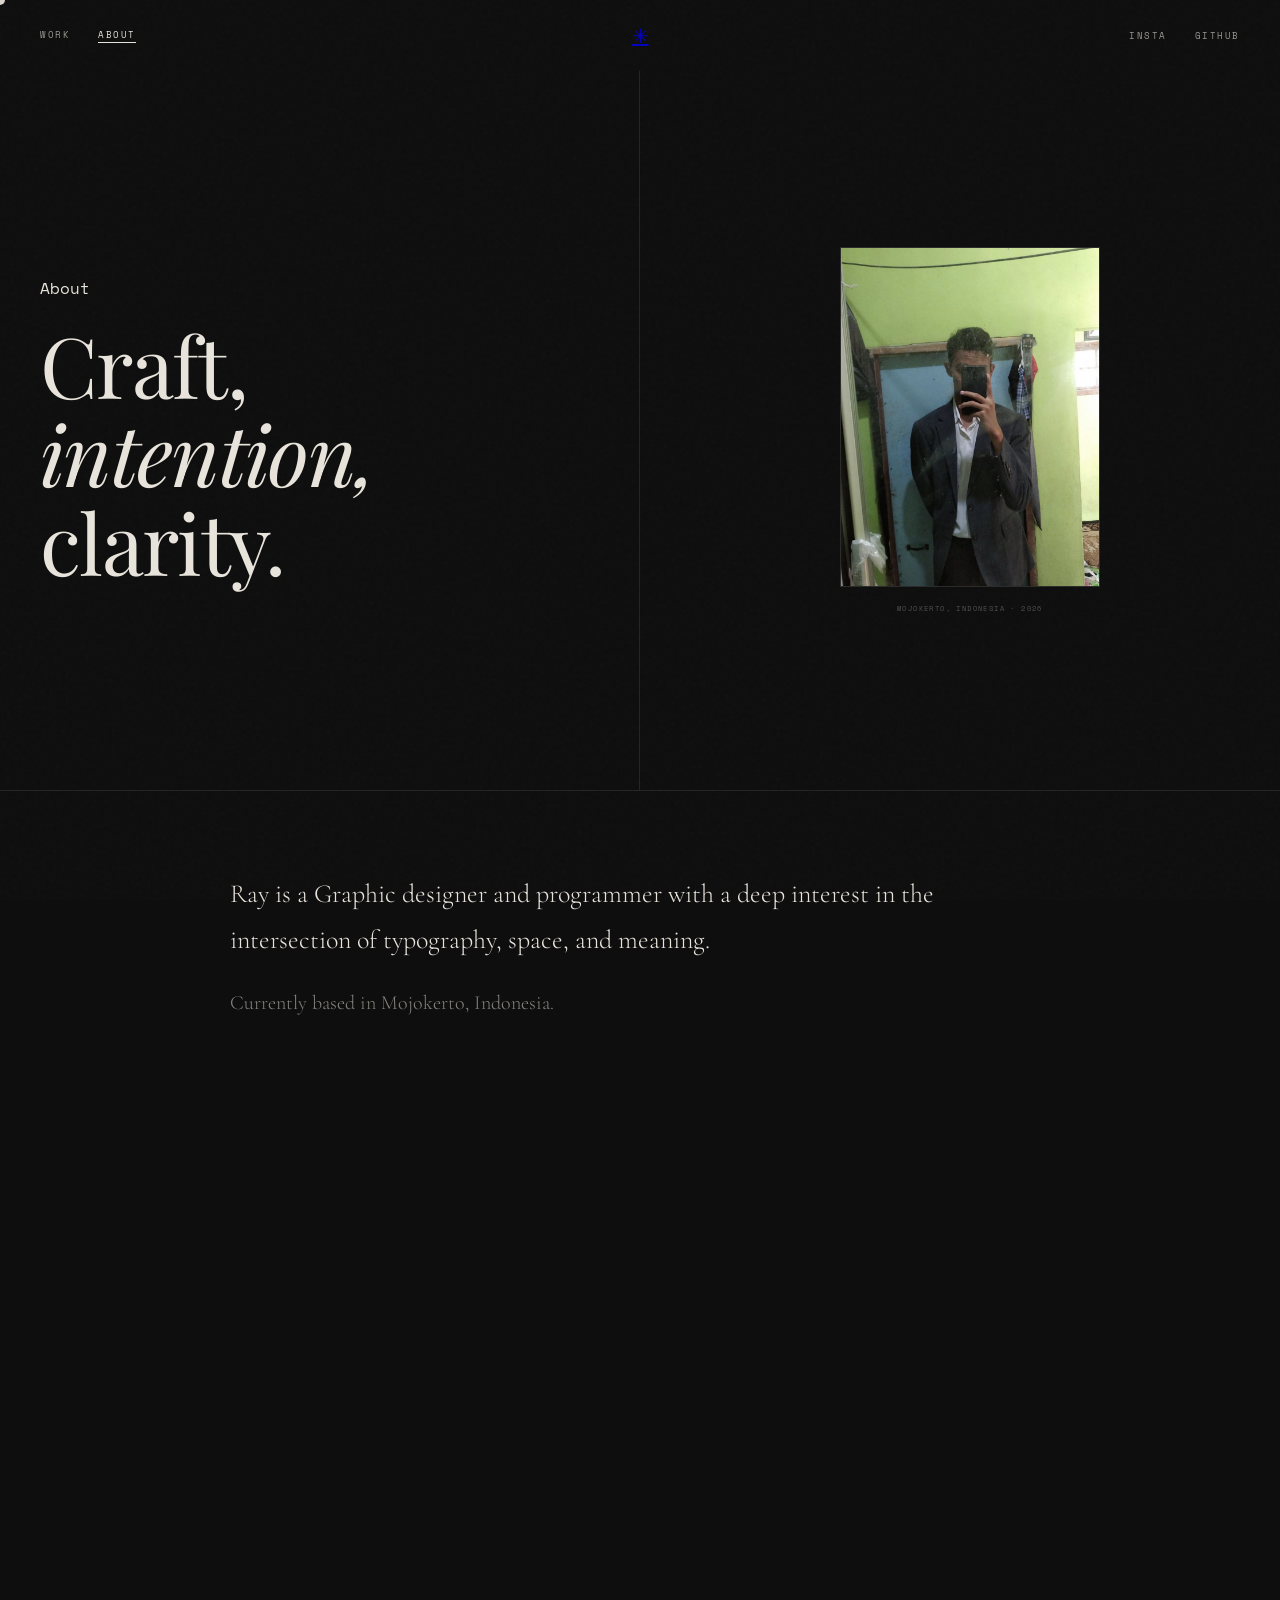
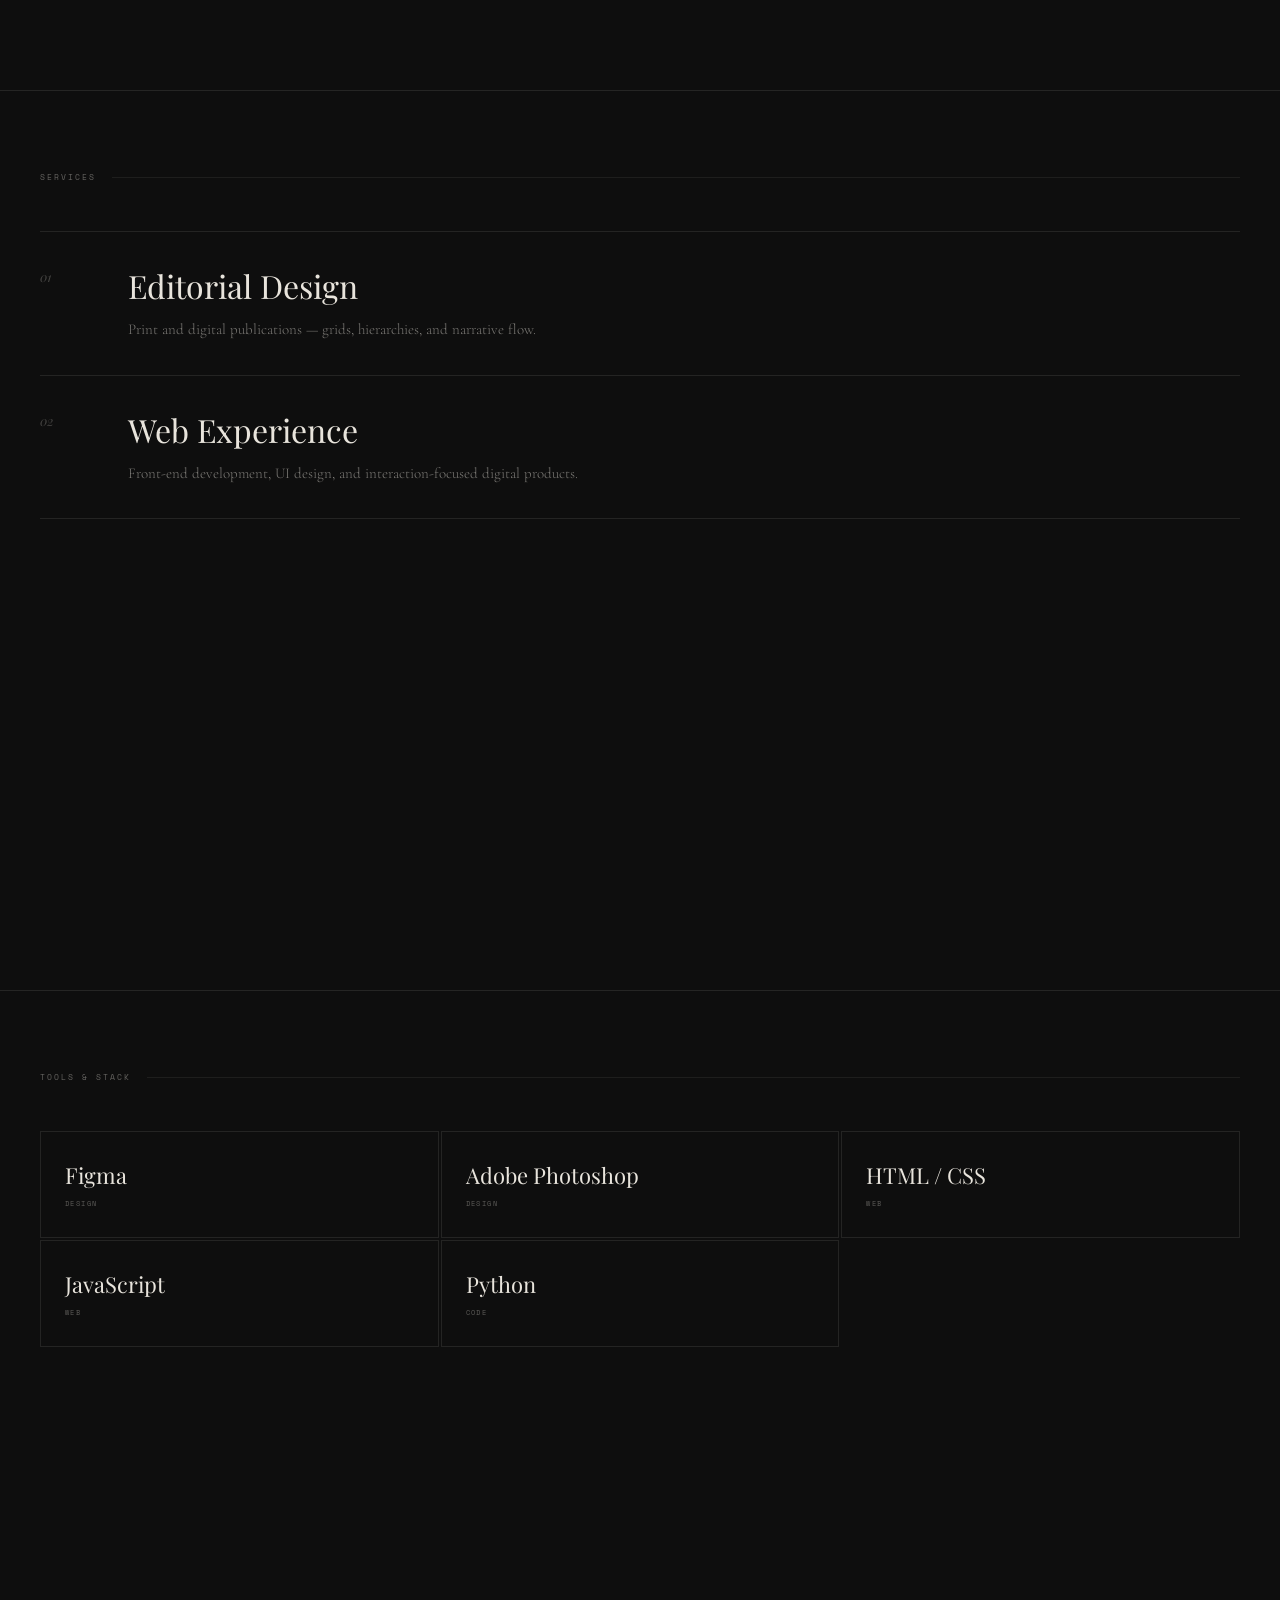
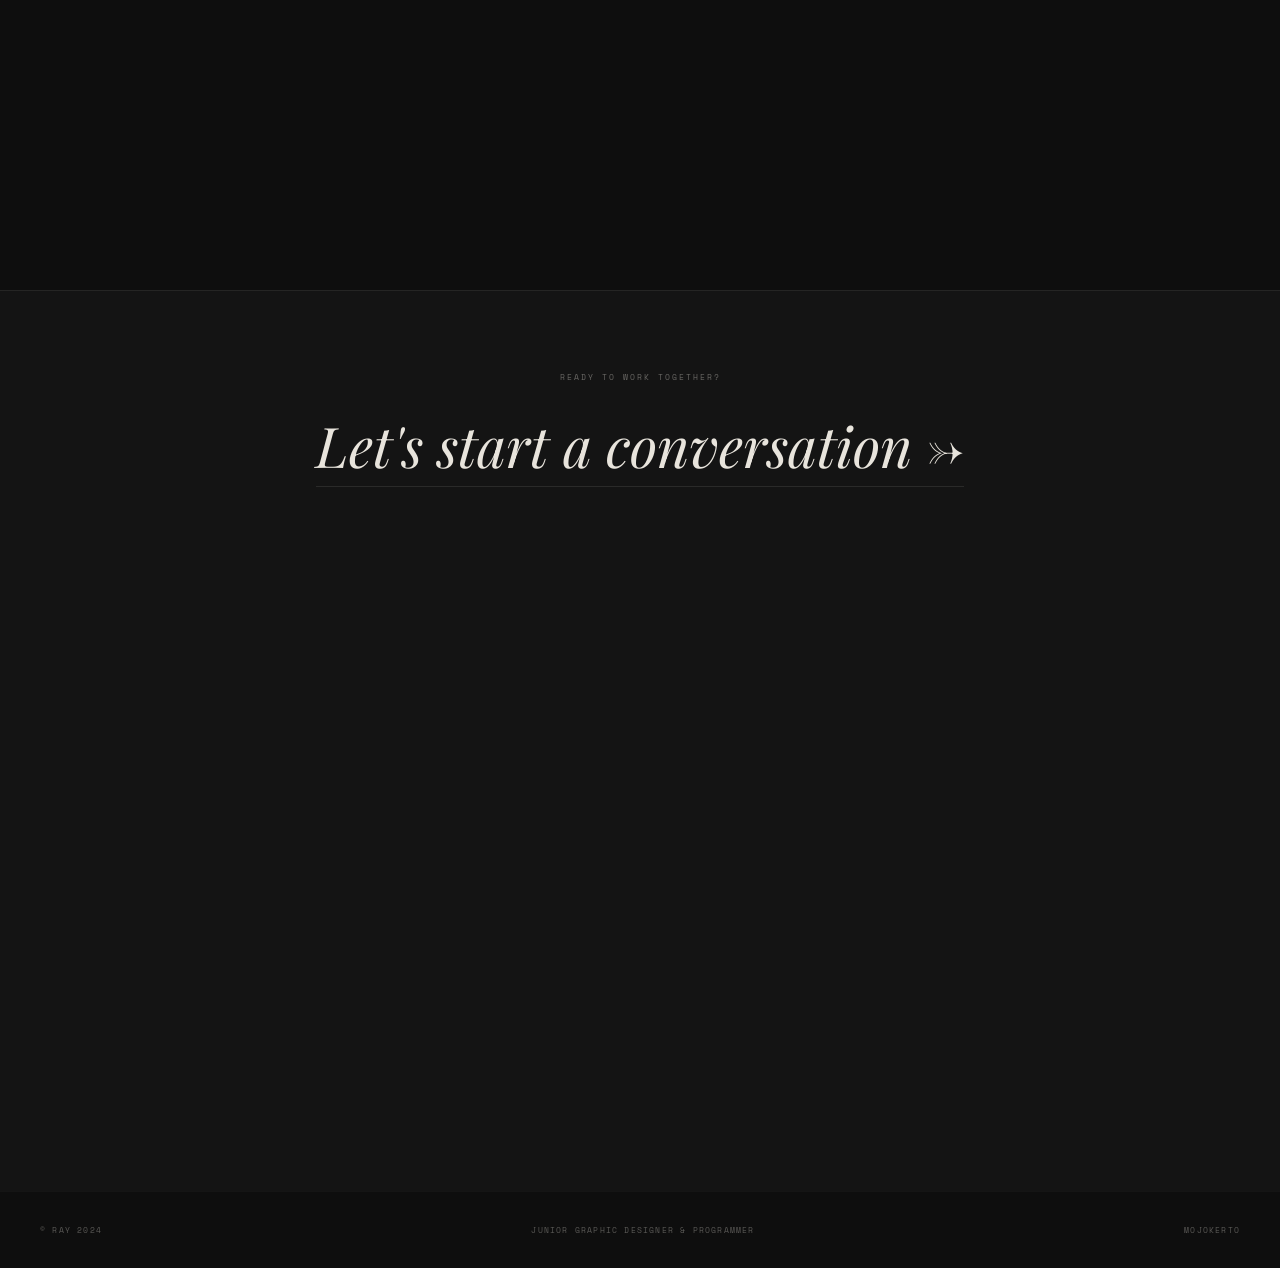
<file: about.html>
<!doctype html>
<html lang="en">
  <head>
    <meta charset="UTF-8" />
    <meta name="viewport" content="width=device-width, initial-scale=1.0" />
    <title>About — Ray · Visual Designer</title>
    <meta
      name="description"
      content="Ray is a junior graphic designer and programmer based in Mojokerto, Indonesia, fascinated by typography, space, and meaning."
    />
    <link
      href="https://fonts.googleapis.com/css2?family=Playfair+Display:ital,wght@0,400;0,700;0,900;1,400;1,700&family=Cormorant+Garamond:ital,wght@0,300;0,400;0,600;1,300;1,400&family=Space+Mono:wght@400;700&display=swap"
      rel="stylesheet"
    />
    <link rel="stylesheet" href="css/style.css" />
    <link rel="stylesheet" href="css/about.css" />
  </head>

  <body>
    <div class="cursor" id="cursor"></div>

    <!-- ══ NAV ══ -->
    <nav>
      <div class="nav-group">
        <a class="nav-link" href="work.html">Work</a>
        <a class="nav-link active" href="about.html">About</a>
      </div>
      <a class="nav-center" href="index.html">✳</a>
      <div class="nav-group">
        <a
          class="nav-link"
          href="https://www.instagram.com/meofcrayy/"
          target="_blank"
          rel="noopener"
          >Insta</a
        >
        <a
          class="nav-link"
          href="https://github.com/pace-beepbeep"
          target="_blank"
          rel="noopener"
          >GitHub</a
        >
      </div>
    </nav>

    <!-- ══ INTRO ══ -->
    <header class="ab-intro">
      <div class="ab-intro-left">
        <span class="page-eyebrow">About</span>
        <h1 class="ab-title">Craft,<br /><em>intention,</em><br />clarity.</h1>
      </div>
      <div class="ab-intro-right">
        <div class="ab-portrait">
          <div class="ab-portrait-inner">
            <img
              class="ab-portrait-photo"
              src="images/myphoto.jpeg"
              alt="Ray — Junior Graphic Designer & Programmer"
              onerror="
                this.style.display = 'none';
                this.parentElement.classList.add('ab-portrait-fallback');
              "
            />
          </div>
          <div class="ab-portrait-caption">Mojokerto, Indonesia · 2026</div>
        </div>
      </div>
    </header>

    <!-- ══ BIO ══ -->
    <section class="ab-bio">
      <div class="ab-bio-inner">
        <p class="ab-statement">
          Ray is a Graphic designer and programmer with a deep interest in the
          intersection of typography, space, and meaning.
        </p>
        <p class="ab-statement ab-statement--secondary">
          Currently based in Mojokerto, Indonesia.
        </p>
      </div>
    </section>

    <!-- ══ SERVICES ══ -->
    <section class="ab-services">
      <p class="section-label">Services</p>
      <ul class="ab-service-list">
        <li class="ab-service-item">
          <span class="ab-service-num">01</span>
          <div class="ab-service-body">
            <h2 class="ab-service-title">Editorial Design</h2>
            <p class="ab-service-desc">
              Print and digital publications — grids, hierarchies, and narrative
              flow.
            </p>
          </div>
        </li>
        <li class="ab-service-item">
          <span class="ab-service-num">02</span>
          <div class="ab-service-body">
            <h2 class="ab-service-title">Web Experience</h2>
            <p class="ab-service-desc">
              Front-end development, UI design, and interaction-focused digital
              products.
            </p>
          </div>
        </li>
      </ul>
    </section>

    <!-- ══ STACK ══ -->
    <section class="ab-stack">
      <p class="section-label">Tools &amp; Stack</p>
      <div class="ab-stack-grid">
        <div class="ab-stack-item">
          <span class="ab-stack-name">Figma</span>
          <span class="ab-stack-cat">Design</span>
        </div>
        <div class="ab-stack-item">
          <span class="ab-stack-name">Adobe Photoshop</span>
          <span class="ab-stack-cat">Design</span>
        </div>
        <div class="ab-stack-item">
          <span class="ab-stack-name">HTML / CSS</span>
          <span class="ab-stack-cat">Web</span>
        </div>
        <div class="ab-stack-item">
          <span class="ab-stack-name">JavaScript</span>
          <span class="ab-stack-cat">Web</span>
        </div>
        <div class="ab-stack-item">
          <span class="ab-stack-name">Python</span>
          <span class="ab-stack-cat">Code</span>
        </div>
      </div>
    </section>

    <!-- ══ CTA ══ -->
    <section class="ab-cta">
      <p class="ab-cta-label">Ready to work together?</p>
      <a class="ab-cta-link" href="contact.html"
        >Let's start a conversation →</a
      >
    </section>

    <!-- ══ FOOTER ══ -->
    <footer>
      <span>© Ray 2024</span>
      <span>Junior Graphic Designer &amp; Programmer</span>
      <span>Mojokerto</span>
    </footer>

    <script src="script/pages.js"></script>
  </body>
</html>
</file>
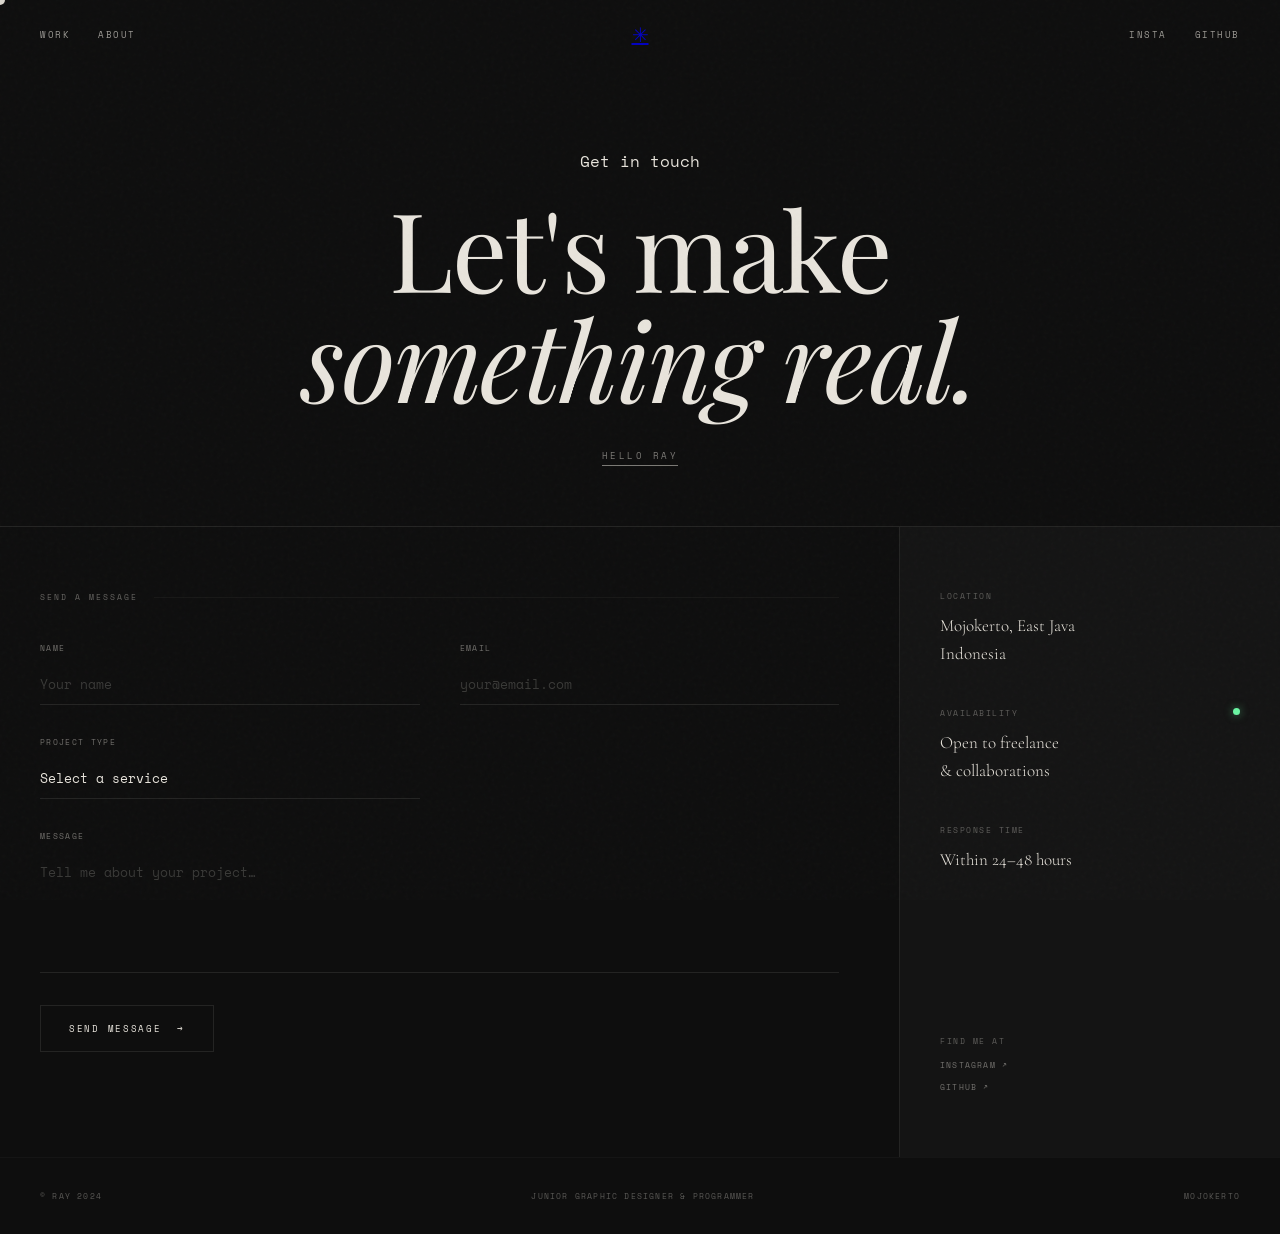
<file: contact.html>
<!doctype html>
<html lang="en">
  <head>
    <meta charset="UTF-8" />
    <meta name="viewport" content="width=device-width, initial-scale=1.0" />
    <title>Hello — Ray · Visual Designer</title>
    <meta
      name="description"
      content="Get in touch with Ray — junior graphic designer and programmer. Start a project or just say hello."
    />
    <link
      href="https://fonts.googleapis.com/css2?family=Playfair+Display:ital,wght@0,400;0,700;0,900;1,400;1,700&family=Cormorant+Garamond:ital,wght@0,300;0,400;0,600;1,300;1,400&family=Space+Mono:wght@400;700&display=swap"
      rel="stylesheet"
    />
    <link rel="stylesheet" href="css/style.css" />
    <link rel="stylesheet" href="css/contact.css" />
  </head>

  <body>
    <div class="cursor" id="cursor"></div>

    <!-- ══ NAV ══ -->
    <nav>
      <div class="nav-group">
        <a class="nav-link" href="work.html">Work</a>
        <a class="nav-link" href="about.html">About</a>
      </div>
      <a class="nav-center" href="index.html">✳</a>
      <div class="nav-group">
        <a
          class="nav-link"
          href="https://www.instagram.com/meofcrayy/"
          target="_blank"
          rel="noopener"
          >Insta</a
        >
        <a
          class="nav-link"
          href="https://github.com/pace-beepbeep"
          target="_blank"
          rel="noopener"
          >GitHub</a
        >
      </div>
    </nav>

    <!-- ══ CONTACT HERO ══ -->
    <header class="ct-hero">
      <span class="page-eyebrow">Get in touch</span>
      <h1 class="ct-title">Let's make<br /><em>something real.</em></h1>
      <a class="ct-email" href="mailto:rayhanspasialvin@gmail.com">hello ray</a>
    </header>

    <!-- ══ CONTACT BODY ══ -->
    <div class="ct-body">
      <!-- Form -->
      <div class="ct-form-wrap">
        <p class="ct-form-label">Send a message</p>
        <form class="ct-form" id="contactForm" novalidate>
          <div class="ct-field">
            <label for="ct-name">Name</label>
            <input
              id="ct-name"
              type="text"
              name="name"
              placeholder="Your name"
              autocomplete="name"
            />
          </div>
          <div class="ct-field">
            <label for="ct-email">Email</label>
            <input
              id="ct-email"
              type="email"
              name="email"
              placeholder="your@email.com"
              autocomplete="email"
            />
          </div>
          <div class="ct-field">
            <label for="ct-project">Project type</label>
            <select id="ct-project" name="project">
              <option value="" disabled selected>Select a service</option>
              <option value="brand">Brand Identity</option>
              <option value="editorial">Editorial Design</option>
              <option value="web">Web Experience</option>
              <option value="motion">Motion &amp; Film</option>
              <option value="other">Other</option>
            </select>
          </div>
          <div class="ct-field ct-field--full">
            <label for="ct-message">Message</label>
            <textarea
              id="ct-message"
              name="message"
              rows="5"
              placeholder="Tell me about your project…"
            ></textarea>
          </div>
          <button class="ct-submit" type="submit" id="ct-submit-btn">
            <span class="ct-submit-text">Send message</span>
            <span class="ct-submit-arrow">→</span>
          </button>
        </form>
        <div class="ct-success" id="ct-success" aria-live="polite">
          <span class="ct-success-icon">✓</span>
          <p>Message received — I'll be in touch soon.</p>
        </div>
      </div>

      <!-- Info -->
      <div class="ct-info">
        <div class="ct-info-block">
          <p class="ct-info-label">Location</p>
          <p class="ct-info-value">Mojokerto, East Java<br />Indonesia</p>
        </div>
        <div class="ct-info-block">
          <p class="ct-info-label">Availability</p>
          <p class="ct-info-value">
            Open to freelance<br />&amp; collaborations
          </p>
          <span class="ct-available-dot"></span>
        </div>
        <div class="ct-info-block">
          <p class="ct-info-label">Response time</p>
          <p class="ct-info-value">Within 24–48 hours</p>
        </div>
        <div class="ct-socials">
          <p class="ct-info-label">Find me at</p>
          <div class="ct-social-links">
            <a
              href="https://www.instagram.com/meofcrayy/"
              class="ct-social-link"
              target="_blank"
              rel="noopener"
              >Instagram ↗</a
            >
            <a
              href="https://github.com/pace-beepbeep"
              class="ct-social-link"
              target="_blank"
              rel="noopener"
              >GitHub ↗</a
            >
          </div>
        </div>
      </div>
    </div>

    <!-- ══ FOOTER ══ -->
    <footer>
      <span>© Ray 2024</span>
      <span>Junior Graphic Designer &amp; Programmer</span>
      <span>Mojokerto</span>
    </footer>

    <script src="script/pages.js"></script>
  </body>
</html>
</file>
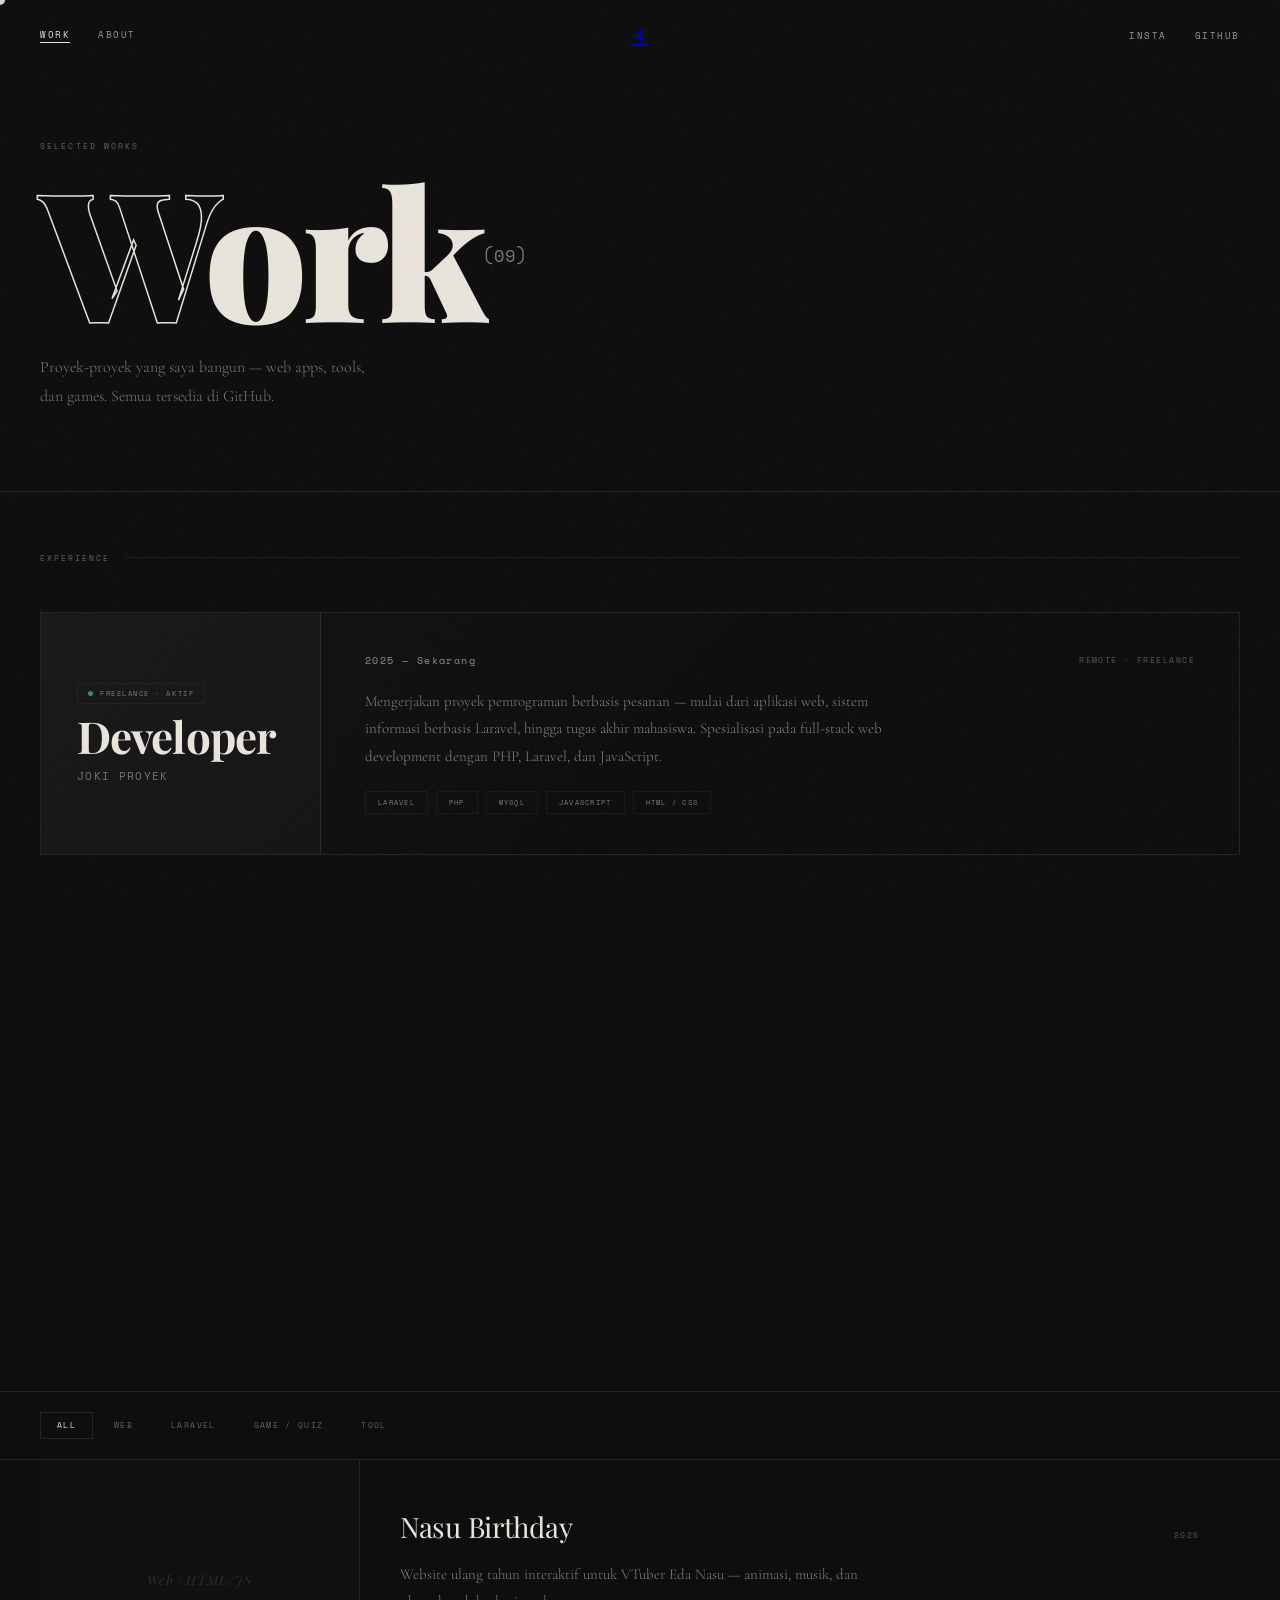
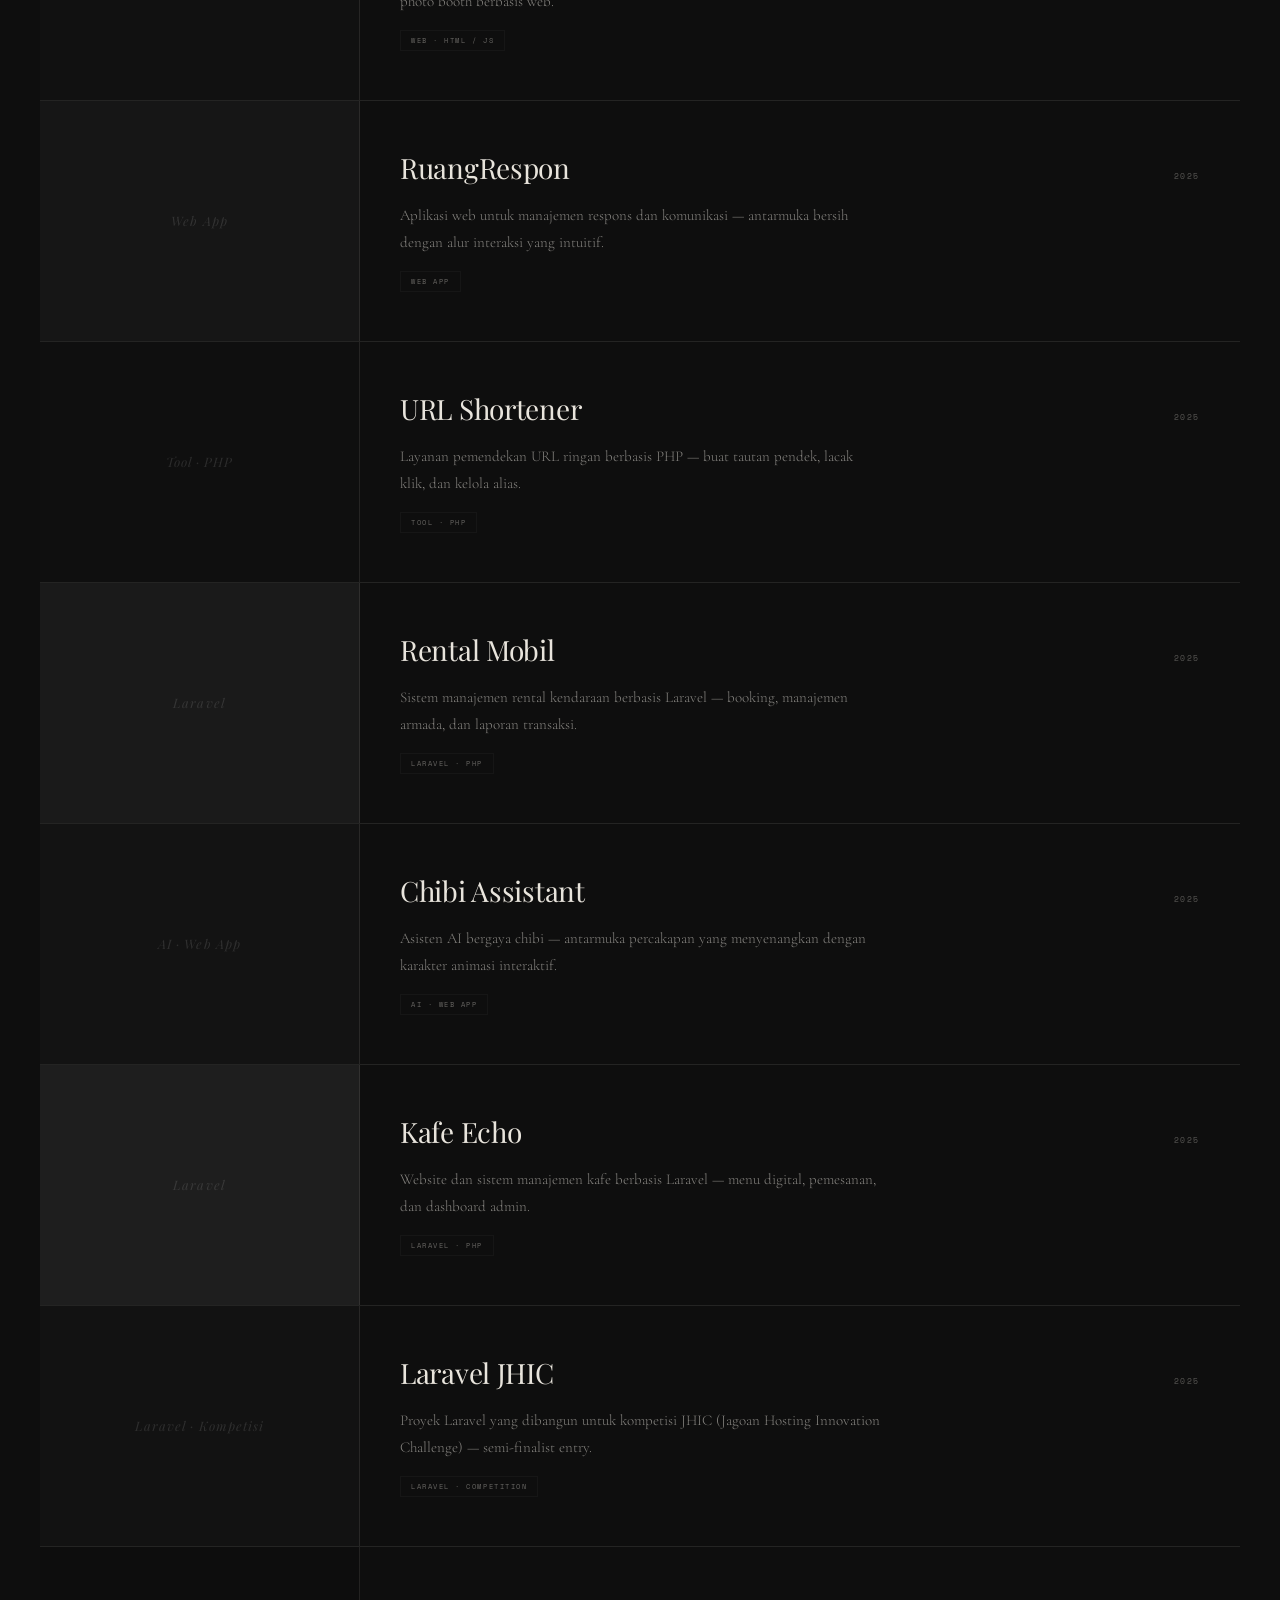
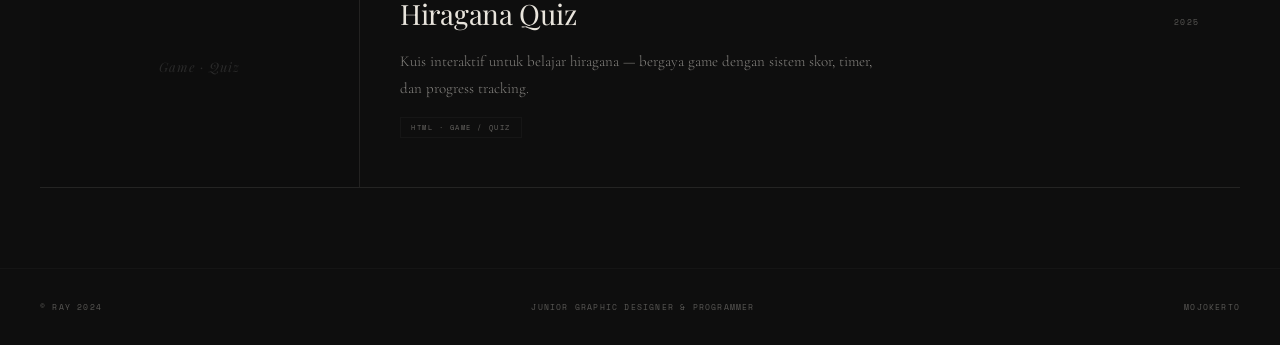
<file: work.html>
<!doctype html>
<html lang="en">
  <head>
    <meta charset="UTF-8" />
    <meta name="viewport" content="width=device-width, initial-scale=1.0" />
    <title>Work — Ray · Visual Designer</title>
    <meta
      name="description"
      content="Selected works by Ray — a junior graphic designer and programmer based in Mojokerto, Indonesia."
    />
    <link
      href="https://fonts.googleapis.com/css2?family=Playfair+Display:ital,wght@0,400;0,700;0,900;1,400;1,700&family=Cormorant+Garamond:ital,wght@0,300;0,400;0,600;1,300;1,400&family=Space+Mono:wght@400;700&display=swap"
      rel="stylesheet"
    />
    <link rel="stylesheet" href="css/style.css" />
    <link rel="stylesheet" href="css/work.css" />
  </head>

  <body>
    <div class="cursor" id="cursor"></div>

    <!-- ══ NAV ══ -->
    <nav>
      <div class="nav-group">
        <a class="nav-link active" href="work.html">Work</a>
        <a class="nav-link" href="about.html">About</a>
      </div>
      <a class="nav-center" href="index.html">✳</a>
      <div class="nav-group">
        <a
          class="nav-link"
          href="https://www.instagram.com/meofcrayy/"
          target="_blank"
          rel="noopener"
          >Insta</a
        >
        <a
          class="nav-link"
          href="https://github.com/pace-beepbeep"
          target="_blank"
          rel="noopener"
          >GitHub</a
        >
      </div>
    </nav>

    <!-- ══ PAGE HEADER ══ -->
    <header class="page-header">
      <span class="page-eyebrow">Selected Works</span>
      <h1 class="page-title">
        <span class="outline-letter">W</span>ork<sup>(09)</sup>
      </h1>
      <p class="page-subtitle">
        Proyek-proyek yang saya bangun — web apps, tools,<br />dan games. Semua
        tersedia di GitHub.
      </p>
    </header>

    <!-- ══ EXPERIENCE ══ -->
    <section class="experience-section">
      <p class="section-label">Experience</p>
      <div class="exp-card">
        <div class="exp-card-left">
          <span class="exp-badge">Freelance · Aktif</span>
          <h2 class="exp-role">Developer</h2>
          <p class="exp-company">Joki Proyek</p>
        </div>
        <div class="exp-card-right">
          <div class="exp-meta-row">
            <span class="exp-period">2025 — Sekarang</span>
            <span class="exp-type">Remote · Freelance</span>
          </div>
          <p class="exp-desc">
            Mengerjakan proyek pemrograman berbasis pesanan — mulai dari
            aplikasi web, sistem informasi berbasis Laravel, hingga tugas akhir
            mahasiswa. Spesialisasi pada full-stack web development dengan PHP,
            Laravel, dan JavaScript.
          </p>
          <div class="exp-skills">
            <span class="exp-skill-tag">Laravel</span>
            <span class="exp-skill-tag">PHP</span>
            <span class="exp-skill-tag">MySQL</span>
            <span class="exp-skill-tag">JavaScript</span>
            <span class="exp-skill-tag">HTML / CSS</span>
          </div>
        </div>
      </div>
    </section>

    <!-- ══ FILTER BAR ══ -->
    <div class="filter-bar">
      <button class="filter-btn active" data-filter="all">All</button>
      <button class="filter-btn" data-filter="web">Web</button>
      <button class="filter-btn" data-filter="laravel">Laravel</button>
      <button class="filter-btn" data-filter="game">Game / Quiz</button>
      <button class="filter-btn" data-filter="tool">Tool</button>
    </div>

    <!-- ══ WORK GRID ══ -->
    <main class="work-page-grid">
      <article class="wp-item" data-cat="web">
        <a
          class="wp-link"
          href="https://github.com/pace-beepbeep/nasu-birthday"
          target="_blank"
          rel="noopener"
        >
          <div class="wp-thumb" style="background: #111">
            <span class="wp-label">Web · HTML/JS</span>
            <div class="wp-hover-line"></div>
            <span class="wp-github-hint">GitHub ↗</span>
          </div>
          <div class="wp-info">
            <div class="wp-meta">
              <p class="wp-title">Nasu Birthday</p>
              <span class="wp-year">2025</span>
            </div>
            <p class="wp-desc">
              Website ulang tahun interaktif untuk VTuber Eda Nasu — animasi,
              musik, dan photo booth berbasis web.
            </p>
            <span class="wp-tag">Web · HTML / JS</span>
          </div>
        </a>
      </article>

      <article class="wp-item" data-cat="web">
        <a
          class="wp-link"
          href="https://github.com/pace-beepbeep/RuangRespon"
          target="_blank"
          rel="noopener"
        >
          <div class="wp-thumb" style="background: #161616">
            <span class="wp-label">Web App</span>
            <div class="wp-hover-line"></div>
            <span class="wp-github-hint">GitHub ↗</span>
          </div>
          <div class="wp-info">
            <div class="wp-meta">
              <p class="wp-title">RuangRespon</p>
              <span class="wp-year">2025</span>
            </div>
            <p class="wp-desc">
              Aplikasi web untuk manajemen respons dan komunikasi — antarmuka
              bersih dengan alur interaksi yang intuitif.
            </p>
            <span class="wp-tag">Web App</span>
          </div>
        </a>
      </article>

      <article class="wp-item" data-cat="tool">
        <a
          class="wp-link"
          href="https://github.com/pace-beepbeep/url-shortener"
          target="_blank"
          rel="noopener"
        >
          <div class="wp-thumb" style="background: #0f0f0f">
            <span class="wp-label">Tool · PHP</span>
            <div class="wp-hover-line"></div>
            <span class="wp-github-hint">GitHub ↗</span>
          </div>
          <div class="wp-info">
            <div class="wp-meta">
              <p class="wp-title">URL Shortener</p>
              <span class="wp-year">2025</span>
            </div>
            <p class="wp-desc">
              Layanan pemendekan URL ringan berbasis PHP — buat tautan pendek,
              lacak klik, dan kelola alias.
            </p>
            <span class="wp-tag">Tool · PHP</span>
          </div>
        </a>
      </article>

      <article class="wp-item" data-cat="laravel">
        <a
          class="wp-link"
          href="https://github.com/pace-beepbeep/rental-mobil"
          target="_blank"
          rel="noopener"
        >
          <div class="wp-thumb" style="background: #1a1a1a">
            <span class="wp-label">Laravel</span>
            <div class="wp-hover-line"></div>
            <span class="wp-github-hint">GitHub ↗</span>
          </div>
          <div class="wp-info">
            <div class="wp-meta">
              <p class="wp-title">Rental Mobil</p>
              <span class="wp-year">2025</span>
            </div>
            <p class="wp-desc">
              Sistem manajemen rental kendaraan berbasis Laravel — booking,
              manajemen armada, dan laporan transaksi.
            </p>
            <span class="wp-tag">Laravel · PHP</span>
          </div>
        </a>
      </article>

      <article class="wp-item" data-cat="web">
        <a
          class="wp-link"
          href="https://github.com/pace-beepbeep/Chibi-Assistant"
          target="_blank"
          rel="noopener"
        >
          <div class="wp-thumb" style="background: #131313">
            <span class="wp-label">AI · Web App</span>
            <div class="wp-hover-line"></div>
            <span class="wp-github-hint">GitHub ↗</span>
          </div>
          <div class="wp-info">
            <div class="wp-meta">
              <p class="wp-title">Chibi Assistant</p>
              <span class="wp-year">2025</span>
            </div>
            <p class="wp-desc">
              Asisten AI bergaya chibi — antarmuka percakapan yang menyenangkan
              dengan karakter animasi interaktif.
            </p>
            <span class="wp-tag">AI · Web App</span>
          </div>
        </a>
      </article>

      <article class="wp-item" data-cat="laravel">
        <a
          class="wp-link"
          href="https://github.com/pace-beepbeep/kafe-echo"
          target="_blank"
          rel="noopener"
        >
          <div class="wp-thumb" style="background: #1e1e1e">
            <span class="wp-label">Laravel</span>
            <div class="wp-hover-line"></div>
            <span class="wp-github-hint">GitHub ↗</span>
          </div>
          <div class="wp-info">
            <div class="wp-meta">
              <p class="wp-title">Kafe Echo</p>
              <span class="wp-year">2025</span>
            </div>
            <p class="wp-desc">
              Website dan sistem manajemen kafe berbasis Laravel — menu digital,
              pemesanan, dan dashboard admin.
            </p>
            <span class="wp-tag">Laravel · PHP</span>
          </div>
        </a>
      </article>

      <article class="wp-item" data-cat="laravel">
        <a
          class="wp-link"
          href="https://github.com/pace-beepbeep/laraveljhic"
          target="_blank"
          rel="noopener"
        >
          <div class="wp-thumb" style="background: #121212">
            <span class="wp-label">Laravel · Kompetisi</span>
            <div class="wp-hover-line"></div>
            <span class="wp-github-hint">GitHub ↗</span>
          </div>
          <div class="wp-info">
            <div class="wp-meta">
              <p class="wp-title">Laravel JHIC</p>
              <span class="wp-year">2025</span>
            </div>
            <p class="wp-desc">
              Proyek Laravel yang dibangun untuk kompetisi JHIC (Jagoan Hosting
              Innovation Challenge) — semi-finalist entry.
            </p>
            <span class="wp-tag">Laravel · Competition</span>
          </div>
        </a>
      </article>

      <article class="wp-item" data-cat="game">
        <a
          class="wp-link"
          href="https://github.com/pace-beepbeep/Hiragana-Quiz"
          target="_blank"
          rel="noopener"
        >
          <div class="wp-thumb" style="background: #0d0d0d">
            <span class="wp-label">Game · Quiz</span>
            <div class="wp-hover-line"></div>
            <span class="wp-github-hint">GitHub ↗</span>
          </div>
          <div class="wp-info">
            <div class="wp-meta">
              <p class="wp-title">Hiragana Quiz</p>
              <span class="wp-year">2025</span>
            </div>
            <p class="wp-desc">
              Kuis interaktif untuk belajar hiragana — bergaya game dengan
              sistem skor, timer, dan progress tracking.
            </p>
            <span class="wp-tag">HTML · Game / Quiz</span>
          </div>
        </a>
      </article>
    </main>

    <!-- ══ FOOTER ══ -->
    <footer>
      <span>© Ray 2024</span>
      <span>Junior Graphic Designer &amp; Programmer</span>
      <span>Mojokerto</span>
    </footer>

    <script src="script/pages.js"></script>
  </body>
</html>
</file>
<file: css/style.css>
*, *::before, *::after {
    margin: 0; padding: 0; box-sizing: border-box;
  }

  :root {
    --bg: #0e0e0e;
    --bg-alt: #141414;
    --ink: #e8e4dc;
    --ink-muted: rgba(232,228,220,0.45);
    --ink-faint: rgba(232,228,220,0.1);
    --white: #1a1a1a;
    --serif: 'Playfair Display', Georgia, serif;
    --serif2: 'Cormorant Garamond', Georgia, serif;
    --mono: 'Space Mono', monospace;
  }

  html { scroll-behavior: smooth; }

  body {
    background: var(--bg);
    color: var(--ink);
    font-family: var(--mono);
    cursor: none;
    overflow-x: hidden;
  }

  /* ── CUSTOM CURSOR ── */
  .cursor {
    position: fixed;
    width: 10px; height: 10px;
    background: var(--ink);
    border-radius: 50%;
    pointer-events: none;
    transform: translate(-50%, -50%);
    transition: width 0.2s, height 0.2s, opacity 0.2s;
    z-index: 9999;
    mix-blend-mode: difference;
  }
  .cursor.expanded {
    width: 44px; height: 44px;
    background: transparent;
    border: 1px solid var(--ink);
  }

  /* ── GRAIN OVERLAY ── */
  body::after {
    content: '';
    position: fixed;
    inset: 0;
    background-image: url("data:image/svg+xml,%3Csvg viewBox='0 0 256 256' xmlns='http://www.w3.org/2000/svg'%3E%3Cfilter id='noise'%3E%3CfeTurbulence type='fractalNoise' baseFrequency='0.9' numOctaves='4' stitchTiles='stitch'/%3E%3C/filter%3E%3Crect width='100%25' height='100%25' filter='url(%23noise)' opacity='0.035'/%3E%3C/svg%3E");
    pointer-events: none;
    z-index: 9998;
    opacity: 0.6;
  }

  /* ── PAGE SECTIONS ── */
  section { min-height: 100vh; }

  /* ══════════════════════════════
     HERO
  ══════════════════════════════ */
  #hero {
    position: relative;
    display: flex;
    flex-direction: column;
    background: var(--bg);
    overflow: hidden;
  }

  /* NAV */
  nav {
    display: flex;
    justify-content: space-between;
    align-items: center;
    padding: 28px 40px;
    position: relative;
    z-index: 10;
    animation: fadeUp 1s 0.1s both;
  }
  .nav-group { display: flex; gap: 28px; }
  .nav-link {
    font-size: 8.5px;
    letter-spacing: 0.18em;
    text-transform: uppercase;
    color: var(--ink);
    text-decoration: none;
    opacity: 0.65;
    transition: opacity 0.25s;
  }
  .nav-link:hover { opacity: 1; }
  .nav-link.active {
    opacity: 1;
    border-bottom: 1px solid var(--ink);
    padding-bottom: 1px;
  }
  .nav-center {
    position: absolute;
    left: 50%;
    transform: translateX(-50%);
    font-size: 20px;
    line-height: 1;
    opacity: 0.8;
    animation: spin 20s linear infinite;
  }
  @keyframes spin { to { transform: translateX(-50%) rotate(360deg); } }

  /* EDITION LABEL */
  .edition-label {
    position: absolute;
    left: 40px;
    top: 50%;
    transform: translateY(-50%) rotate(180deg);
    font-size: 7.5px;
    letter-spacing: 0.2em;
    text-transform: uppercase;
    color: var(--ink);
    opacity: 0.35;
    writing-mode: vertical-lr;
    animation: fadeUp 1.2s 0.6s both;
  }

  /* HERO NAME */
  .hero-wrap {
    flex: 1;
    display: flex;
    align-items: center;
    justify-content: center;
    padding: 0 80px;
    position: relative;
  }
  .hero-name {
    font-family: var(--serif);
    font-size: clamp(110px, 22vw, 220px);
    font-weight: 900;
    letter-spacing: -0.03em;
    line-height: 0.85;
    color: var(--ink);
    position: relative;
    z-index: 2;
    animation: nameReveal 1.4s 0.3s cubic-bezier(0.16, 1, 0.3, 1) both;
    user-select: none;
  }
  .hero-name .outline-letter {
    -webkit-text-stroke: 1.5px var(--ink);
    color: transparent;
  }
  .hero-name sup {
    font-family: var(--mono);
    font-size: clamp(11px, 1.5vw, 17px);
    font-weight: 400;
    vertical-align: super;
    letter-spacing: 0.05em;
    opacity: 0.5;
    -webkit-text-stroke: 0;
    color: var(--ink);
  }

  /* Decorative line across hero */
  .hero-line {
    position: absolute;
    left: 0; right: 0;
    height: 1px;
    background: var(--ink-faint);
    top: 48%;
    z-index: 1;
    animation: expandLine 1.2s 0.8s ease both;
    transform-origin: center;
  }
  @keyframes expandLine { from { transform: scaleX(0); } to { transform: scaleX(1); } }

  /* BIO */
  .bio-strip {
    display: flex;
    justify-content: space-between;
    align-items: flex-end;
    padding: 20px 40px 32px;
    border-top: 1px solid var(--ink-faint);
    animation: fadeUp 1s 0.9s both;
  }
  .bio-text {
    font-size: 7.5px;
    letter-spacing: 0.1em;
    line-height: 2;
    text-transform: uppercase;
    opacity: 0.55;
    max-width: 300px;
  }
  .bio-right { text-align: right; }
  .scroll-hint {
    font-size: 7.5px;
    letter-spacing: 0.15em;
    text-transform: uppercase;
    opacity: 0.35;
    display: flex;
    align-items: center;
    gap: 8px;
  }
  .scroll-hint::after {
    content: '';
    display: block;
    width: 28px; height: 1px;
    background: var(--ink);
    opacity: 0.4;
  }

  /* ══════════════════════════════
     WORK SECTION
  ══════════════════════════════ */
  #work {
    background: var(--ink);
    color: var(--white);
    padding: 80px 40px;
    min-height: auto;
  }
  .section-label {
    font-size: 8px;
    letter-spacing: 0.25em;
    text-transform: uppercase;
    opacity: 0.4;
    margin-bottom: 48px;
    display: flex;
    align-items: center;
    gap: 16px;
  }
  .section-label::after {
    content: '';
    flex: 1;
    height: 1px;
    background: currentColor;
    opacity: 0.2;
  }

  .work-grid {
    display: grid;
    grid-template-columns: repeat(3, 1fr);
    gap: 2px;
  }
  .work-item {
    position: relative;
    aspect-ratio: 4/3;
    overflow: hidden;
    background: #1a1a1a;
    cursor: none;
  }
  .work-item:hover .work-overlay { opacity: 1; }
  .work-item:hover .work-img { transform: scale(1.04); }
  .work-img {
    width: 100%; height: 100%;
    object-fit: cover;
    display: block;
    transition: transform 0.6s cubic-bezier(0.16,1,0.3,1);
    background: linear-gradient(135deg, #1c1c1c 0%, #333 100%);
  }
  .work-placeholder {
    width: 100%; height: 100%;
    display: flex;
    align-items: center;
    justify-content: center;
    transition: transform 0.6s cubic-bezier(0.16,1,0.3,1);
  }
  .work-placeholder-inner {
    font-family: var(--serif);
    font-style: italic;
    font-size: 13px;
    color: rgba(255,255,255,0.15);
    letter-spacing: 0.1em;
  }
  .work-overlay {
    position: absolute;
    inset: 0;
    background: rgba(14,14,14,0.85);
    display: flex;
    flex-direction: column;
    justify-content: flex-end;
    padding: 24px;
    opacity: 0;
    transition: opacity 0.35s;
  }
  .work-title {
    font-family: var(--serif);
    font-size: 22px;
    font-weight: 400;
    color: var(--white);
    margin-bottom: 6px;
  }
  .work-tag {
    font-size: 8px;
    letter-spacing: 0.2em;
    text-transform: uppercase;
    opacity: 0.5;
  }

  /* Certificate image inside work-item */
  .cert-img {
    width: 100%; height: 100%;
    object-fit: cover;
    display: block;
    transition: transform 0.6s cubic-bezier(0.16,1,0.3,1);
  }
  .cert-item:hover .cert-img { transform: scale(1.04); }

  /* Broken image fallback */
  .cert-broken {
    background: linear-gradient(135deg, #1c1c1c 0%, #2a2a2a 100%);
    display: flex; align-items: center; justify-content: center;
  }
  .cert-broken::after {
    content: 'Gambar tidak ditemukan';
    font-size: 8px;
    letter-spacing: 0.15em;
    text-transform: uppercase;
    color: rgba(232,228,220,0.2);
  }

  /* Cert overlay text overrides */
  .cert-overlay .work-title {
    color: #ffffff;
    font-weight: 700;
  }
  .cert-overlay .work-tag {
    color: #ffffff;
    opacity: 0.75;
  }

  /* Cert overlay extras */
  .cert-num {
    font-family: var(--serif);
    font-style: italic;
    font-size: 11px;
    opacity: 0.3;
    margin-bottom: auto;
    display: block;
  }
  .cert-view-hint {
    font-size: 7px;
    letter-spacing: 0.18em;
    text-transform: uppercase;
    opacity: 0.4;
    margin-top: 6px;
    display: block;
  }

  /* Empty state */
  .cert-empty {
    text-align: center;
    padding: 64px 40px;
    font-size: 8px;
    letter-spacing: 0.18em;
    text-transform: uppercase;
    opacity: 0.3;
  }
  .cert-empty code {
    font-family: var(--mono);
    background: var(--ink-faint);
    padding: 2px 6px;
    border-radius: 2px;
    opacity: 1;
  }

  /* ══════════════════════════════
     LIGHTBOX
  ══════════════════════════════ */
  .lightbox {
    position: fixed;
    inset: 0;
    background: rgba(10,10,10,0.96);
    z-index: 10000;
    display: flex;
    align-items: center;
    justify-content: center;
    opacity: 0;
    pointer-events: none;
    transition: opacity 0.35s;
    backdrop-filter: blur(6px);
  }
  .lightbox.active {
    opacity: 1;
    pointer-events: all;
  }
  .lightbox-close {
    position: absolute;
    top: 28px; right: 36px;
    background: none;
    border: 1px solid var(--ink-faint);
    color: var(--ink);
    font-size: 14px;
    width: 40px; height: 40px;
    border-radius: 50%;
    cursor: none;
    display: flex; align-items: center; justify-content: center;
    transition: border-color 0.25s, opacity 0.25s;
    opacity: 0.5;
  }
  .lightbox-close:hover { opacity: 1; border-color: var(--ink); }
  .lightbox-inner {
    display: flex;
    flex-direction: column;
    align-items: center;
    gap: 24px;
    max-width: min(90vw, 900px);
    max-height: 90vh;
    animation: fadeUp 0.4s cubic-bezier(0.16,1,0.3,1);
  }
  .lightbox-img {
    max-width: 100%;
    max-height: 70vh;
    object-fit: contain;
    border: 1px solid var(--ink-faint);
    display: block;
  }
  .lightbox-caption { text-align: center; }
  .lightbox-title {
    font-family: var(--serif);
    font-size: 20px;
    font-weight: 400;
    letter-spacing: -0.01em;
    margin-bottom: 6px;
  }
  .lightbox-tag {
    font-size: 7.5px;
    letter-spacing: 0.2em;
    text-transform: uppercase;
    opacity: 0.4;
  }

  /* ══════════════════════════════
     SKILLS SECTION
  ══════════════════════════════ */
  #skills {
    background: var(--bg);
    padding: 80px 40px;
    min-height: auto;
    border-top: 1px solid var(--ink-faint);
  }
  .skill-section-label {
    color: var(--ink);
    margin-bottom: 56px;
  }
  .skills-grid {
    display: grid;
    grid-template-columns: repeat(4, 1fr);
    gap: 2px;
  }
  .skill-card {
    position: relative;
    display: flex;
    flex-direction: column;
    align-items: center;
    justify-content: center;
    gap: 16px;
    padding: 48px 24px;
    border: 1px solid var(--ink-faint);
    background: var(--bg-alt);
    cursor: none;
    overflow: hidden;
    transition: border-color 0.35s, background 0.35s;
  }
  .skill-card::before {
    content: attr(data-skill);
    position: absolute;
    bottom: -10px;
    right: -4px;
    font-family: var(--serif);
    font-style: italic;
    font-size: 64px;
    font-weight: 700;
    color: var(--ink);
    opacity: 0.03;
    letter-spacing: -0.04em;
    pointer-events: none;
    transition: opacity 0.4s, transform 0.4s;
    transform: translateY(6px);
  }
  .skill-card:hover::before {
    opacity: 0.07;
    transform: translateY(0);
  }
  .skill-card:hover {
    border-color: rgba(232,228,220,0.2);
    background: #181818;
  }
  .skill-card:hover .skill-icon-wrap {
    transform: translateY(-4px);
  }
  .skill-icon-wrap {
    width: 52px;
    height: 52px;
    display: flex;
    align-items: center;
    justify-content: center;
    border: 1px solid var(--ink-faint);
    border-radius: 2px;
    padding: 12px;
    transition: transform 0.4s cubic-bezier(0.16,1,0.3,1), border-color 0.35s;
    background: rgba(232,228,220,0.03);
  }
  .skill-card:hover .skill-icon-wrap {
    border-color: rgba(232,228,220,0.25);
  }
  .skill-svg {
    width: 100%;
    height: 100%;
    color: var(--ink);
    opacity: 0.7;
    transition: opacity 0.3s;
  }
  .skill-card:hover .skill-svg {
    opacity: 1;
  }
  .skill-name {
    font-family: var(--serif);
    font-size: 15px;
    font-weight: 400;
    color: var(--ink);
    letter-spacing: 0.03em;
    position: relative;
    z-index: 1;
  }
  .skill-tag {
    font-size: 7px;
    letter-spacing: 0.22em;
    text-transform: uppercase;
    color: var(--ink);
    opacity: 0.3;
    position: relative;
    z-index: 1;
  }

  /* ══════════════════════════════
     ABOUT SECTION
  ══════════════════════════════ */
  #about {
    background: var(--bg-alt);
    display: grid;
    grid-template-columns: 1fr 1fr;
    min-height: 80vh;
  }
  .about-left {
    padding: 80px 60px 80px 40px;
    border-right: 1px solid var(--ink-faint);
    display: flex;
    flex-direction: column;
    justify-content: center;
  }
  .about-heading {
    font-family: var(--serif);
    font-size: clamp(42px, 6vw, 72px);
    font-weight: 400;
    line-height: 1.05;
    letter-spacing: -0.02em;
    margin-bottom: 32px;
  }
  .about-heading em { font-style: italic; }
  .about-body {
    font-family: var(--serif2);
    font-size: 17px;
    line-height: 1.85;
    color: rgba(232,228,220,0.65);
    font-weight: 300;
    max-width: 420px;
  }
  .about-right {
    padding: 80px 40px 80px 60px;
    display: flex;
    flex-direction: column;
    justify-content: space-between;
  }
  .skills-list { list-style: none; }
  .skills-list li {
    display: flex;
    justify-content: space-between;
    align-items: center;
    padding: 16px 0;
    border-bottom: 1px solid var(--ink-faint);
    font-size: 8.5px;
    letter-spacing: 0.15em;
    text-transform: uppercase;
  }
  .skills-list li:first-child { border-top: 1px solid var(--ink-faint); }
  .skill-num {
    font-family: var(--serif);
    font-size: 11px;
    font-style: italic;
    opacity: 0.3;
  }
  .about-cta {
    display: inline-flex;
    align-items: center;
    gap: 12px;
    font-size: 8.5px;
    letter-spacing: 0.2em;
    text-transform: uppercase;
    color: var(--ink);
    text-decoration: none;
    border-bottom: 1px solid var(--ink);
    padding-bottom: 4px;
    align-self: flex-start;
    transition: opacity 0.2s;
  }
  .about-cta:hover { opacity: 0.5; }

  /* ══════════════════════════════
     CONTACT SECTION
  ══════════════════════════════ */
  #contact {
    background: var(--bg);
    padding: 100px 40px;
    display: flex;
    flex-direction: column;
    align-items: center;
    justify-content: center;
    text-align: center;
    min-height: 60vh;
    border-top: 1px solid var(--ink-faint);
  }
  .contact-eyebrow {
    font-size: 8px;
    letter-spacing: 0.25em;
    text-transform: uppercase;
    opacity: 0.4;
    margin-bottom: 24px;
  }
  .contact-heading {
    font-family: var(--serif);
    font-size: clamp(40px, 7vw, 88px);
    font-weight: 400;
    font-style: italic;
    letter-spacing: -0.02em;
    line-height: 1;
    margin-bottom: 40px;
  }
  .contact-email {
    font-size: 9px;
    letter-spacing: 0.25em;
    text-transform: uppercase;
    opacity: 0.5;
    text-decoration: none;
    color: var(--ink);
    border-bottom: 1px solid currentColor;
    padding-bottom: 2px;
    transition: opacity 0.2s;
  }
  .contact-email:hover { opacity: 1; }

  .contact-cta-page {
    display: inline-block;
    margin-top: 32px;
    font-size: 8px;
    letter-spacing: 0.22em;
    text-transform: uppercase;
    opacity: 0.35;
    color: var(--ink);
    text-decoration: none;
    transition: opacity 0.2s;
  }
  .contact-cta-page:hover { opacity: 0.7; }

  /* FOOTER */
  footer {
    padding: 32px 40px;
    display: flex;
    justify-content: space-between;
    align-items: center;
    border-top: 1px solid var(--ink-faint);
    font-size: 8px;
    letter-spacing: 0.15em;
    text-transform: uppercase;
    opacity: 0.35;
  }

  /* ── ANIMATIONS ── */
  @keyframes fadeUp {
    from { opacity: 0; transform: translateY(20px); }
    to   { opacity: 1; transform: translateY(0); }
  }
  @keyframes nameReveal {
    from { opacity: 0; transform: translateY(40px) skewY(2deg); }
    to   { opacity: 1; transform: translateY(0) skewY(0); }
  }

  /* ── RESPONSIVE ── */
  @media (max-width: 768px) {
    nav { padding: 20px 20px; }
    .nav-group { gap: 16px; }
    .hero-wrap { padding: 0 20px; }
    .hero-name { font-size: clamp(80px, 20vw, 140px); }
    .bio-strip { flex-direction: column; gap: 12px; padding: 16px 20px 24px; }
    .work-grid { grid-template-columns: 1fr; }
    #about { grid-template-columns: 1fr; }
    .about-left { padding: 60px 20px 40px; border-right: none; border-bottom: 1px solid var(--ink-faint); }
    .about-right { padding: 40px 20px 60px; }
    #work { padding: 60px 20px; }
    #skills { padding: 60px 20px; }
    .skills-grid { grid-template-columns: repeat(2, 1fr); }
    .skill-card { padding: 36px 16px; }
    #contact { padding: 60px 20px; }
    footer { padding: 24px 20px; flex-direction: column; gap: 8px; }
    .edition-label { display: none; }
  }
</file>
<file: css/about.css>
/* ══════════════════════════════
   ABOUT PAGE
══════════════════════════════ */

/* Intro split */
.ab-intro {
  display: grid;
  grid-template-columns: 1fr 1fr;
  min-height: 80vh;
  border-bottom: 1px solid var(--ink-faint);
  animation: fadeUp 0.9s 0.2s both;
}
.ab-intro-left {
  padding: 60px 60px 60px 40px;
  border-right: 1px solid var(--ink-faint);
  display: flex;
  flex-direction: column;
  justify-content: center;
}
.ab-title {
  font-family: var(--serif);
  font-size: clamp(48px, 7vw, 84px);
  font-weight: 400;
  line-height: 1.05;
  letter-spacing: -0.02em;
  margin-top: 20px;
}
.ab-title em { font-style: italic; }

.ab-intro-right {
  padding: 60px 40px 60px 60px;
  display: flex;
  align-items: center;
  justify-content: center;
}
.ab-portrait {
  display: flex;
  flex-direction: column;
  align-items: center;
  gap: 16px;
}
.ab-portrait-inner {
  width: 260px;
  height: 340px;
  border: 1px solid var(--ink-faint);
  background: var(--bg-alt);
  display: flex;
  align-items: center;
  justify-content: center;
  position: relative;
  overflow: hidden;
  transition: border-color 0.3s;
}
.ab-portrait-inner::before {
  content: '';
  position: absolute;
  inset: -1px;
  background: linear-gradient(145deg, rgba(232,228,220,0.04) 0%, transparent 60%);
}
.ab-portrait-inner:hover { border-color: rgba(232,228,220,0.3); }

/* Foto portait */
.ab-portrait-photo {
  width: 100%;
  height: 100%;
  object-fit: cover;
  object-position: center;
  display: block;
  transition: transform 0.6s cubic-bezier(0.16,1,0.3,1), filter 0.4s;
  filter: grayscale(20%);
}
.ab-portrait-inner:hover .ab-portrait-photo {
  transform: scale(1.04);
  filter: grayscale(0%);
}

/* Fallback jika foto gagal dimuat */
.ab-portrait-fallback {
  background: var(--bg-alt);
}
.ab-portrait-fallback::after {
  content: 'Ray';
  font-family: var(--serif);
  font-size: 64px;
  font-weight: 900;
  color: transparent;
  -webkit-text-stroke: 1px rgba(232,228,220,0.15);
  display: flex;
  align-items: center;
  justify-content: center;
  width: 100%;
  height: 100%;
}

/* Hapus style lama ab-portrait-text jika masih ada */
.ab-portrait-text { display: none; }

.ab-portrait-caption {
  font-size: 7px;
  letter-spacing: 0.2em;
  text-transform: uppercase;
  opacity: 0.3;
}

/* Bio section */
.ab-bio {
  padding: 80px 40px;
  border-bottom: 1px solid var(--ink-faint);
}
.ab-bio-inner {
  max-width: 820px;
  margin: 0 auto;
  display: flex;
  flex-direction: column;
  gap: 24px;
}
.ab-statement {
  font-family: var(--serif2);
  font-size: clamp(18px, 2.4vw, 26px);
  line-height: 1.75;
  font-weight: 300;
  color: var(--ink);
}
.ab-statement--secondary {
  color: rgba(232,228,220,0.55);
  font-size: clamp(16px, 2vw, 20px);
}

/* Services */
.ab-services {
  padding: 80px 40px;
  border-bottom: 1px solid var(--ink-faint);
}
.ab-service-list {
  list-style: none;
}
.ab-service-item {
  display: flex;
  gap: 60px;
  align-items: flex-start;
  padding: 32px 0;
  border-bottom: 1px solid var(--ink-faint);
  opacity: 0;
  transform: translateY(18px);
  transition: opacity 0.7s cubic-bezier(0.16,1,0.3,1), transform 0.7s cubic-bezier(0.16,1,0.3,1);
}
.ab-service-item:first-child { border-top: 1px solid var(--ink-faint); }
.ab-service-item.visible { opacity: 1; transform: translateY(0); }
.ab-service-num {
  font-family: var(--serif);
  font-style: italic;
  font-size: 13px;
  opacity: 0.25;
  min-width: 28px;
  padding-top: 4px;
}
.ab-service-body { flex:1; }
.ab-service-title {
  font-family: var(--serif);
  font-size: clamp(20px, 3vw, 32px);
  font-weight: 400;
  margin-bottom: 10px;
}
.ab-service-desc {
  font-family: var(--serif2);
  font-size: 15px;
  line-height: 1.7;
  color: rgba(232,228,220,0.5);
  font-weight: 300;
  max-width: 500px;
}

/* Stack */
.ab-stack {
  padding: 80px 40px;
  border-bottom: 1px solid var(--ink-faint);
}
.ab-stack-grid {
  display: grid;
  grid-template-columns: repeat(3, 1fr);
  gap: 2px;
}
.ab-stack-item {
  display: flex;
  flex-direction: column;
  padding: 28px 24px;
  border: 1px solid var(--ink-faint);
  gap: 8px;
  transition: background 0.3s;
  opacity: 0;
  transform: translateY(16px);
  transition: opacity 0.6s ease, transform 0.6s ease, background 0.3s;
}
.ab-stack-item:hover { background: rgba(232,228,220,0.03); }
.ab-stack-item.visible { opacity: 1; transform: translateY(0); }
.ab-stack-name {
  font-family: var(--serif);
  font-size: 22px;
  font-weight: 400;
}
.ab-stack-cat {
  font-size: 7px;
  letter-spacing: 0.2em;
  text-transform: uppercase;
  opacity: 0.35;
}

/* CTA */
.ab-cta {
  padding: 80px 40px;
  text-align: center;
  display: flex;
  flex-direction: column;
  align-items: center;
  gap: 24px;
  background: var(--bg-alt);
}
.ab-cta-label {
  font-size: 8px;
  letter-spacing: 0.25em;
  text-transform: uppercase;
  opacity: 0.4;
}
.ab-cta-link {
  font-family: var(--serif);
  font-size: clamp(28px, 5vw, 56px);
  font-weight: 400;
  font-style: italic;
  color: var(--ink);
  text-decoration: none;
  border-bottom: 1px solid var(--ink-faint);
  padding-bottom: 4px;
  transition: opacity 0.25s;
}
.ab-cta-link:hover { opacity: 0.5; }

@media (max-width: 768px) {
  .ab-intro { grid-template-columns: 1fr; min-height: auto; }
  .ab-intro-left { padding: 60px 20px 40px; border-right: none; border-bottom: 1px solid var(--ink-faint); }
  .ab-intro-right { padding: 40px 20px 60px; }
  .ab-bio { padding: 60px 20px; }
  .ab-services { padding: 60px 20px; }
  .ab-service-item { gap: 24px; flex-direction: column; }
  .ab-stack { padding: 60px 20px; }
  .ab-stack-grid { grid-template-columns: 1fr 1fr; }
  .ab-cta { padding: 60px 20px; }
}
</file>
<file: css/contact.css>
/* ══════════════════════════════
   CONTACT PAGE
══════════════════════════════ */

/* Hero */
.ct-hero {
  display: flex;
  flex-direction: column;
  align-items: center;
  text-align: center;
  padding: 80px 40px 60px;
  border-bottom: 1px solid var(--ink-faint);
  animation: fadeUp 0.9s 0.2s both;
}
.ct-title {
  font-family: var(--serif);
  font-size: clamp(52px, 9vw, 110px);
  font-weight: 400;
  font-style: normal;
  letter-spacing: -0.02em;
  line-height: 1;
  margin: 20px 0 36px;
}
.ct-title em { font-style: italic; }
.ct-email {
  font-size: 9px;
  letter-spacing: 0.28em;
  text-transform: uppercase;
  color: var(--ink);
  opacity: 0.5;
  text-decoration: none;
  border-bottom: 1px solid currentColor;
  padding-bottom: 3px;
  transition: opacity 0.25s;
}
.ct-email:hover { opacity: 1; }

/* Body */
.ct-body {
  display: grid;
  grid-template-columns: 1fr 380px;
  min-height: 70vh;
}

/* Form */
.ct-form-wrap {
  padding: 64px 60px 64px 40px;
  border-right: 1px solid var(--ink-faint);
  position: relative;
}
.ct-form-label {
  font-size: 8px;
  letter-spacing: 0.25em;
  text-transform: uppercase;
  opacity: 0.4;
  margin-bottom: 40px;
  display: flex;
  align-items: center;
  gap: 16px;
}
.ct-form-label::after {
  content: '';
  flex: 1;
  height: 1px;
  background: var(--ink);
  opacity: 0.12;
}
.ct-form {
  display: grid;
  grid-template-columns: 1fr 1fr;
  gap: 32px 40px;
}
.ct-field {
  display: flex;
  flex-direction: column;
  gap: 10px;
}
.ct-field--full { grid-column: 1 / -1; }
.ct-field label {
  font-size: 7.5px;
  letter-spacing: 0.18em;
  text-transform: uppercase;
  opacity: 0.45;
}
.ct-field input,
.ct-field select,
.ct-field textarea {
  font-family: var(--mono);
  font-size: 13px;
  color: var(--ink);
  background: transparent;
  border: none;
  border-bottom: 1px solid var(--ink-faint);
  padding: 10px 0;
  outline: none;
  width: 100%;
  transition: border-color 0.25s;
  resize: none;
  -webkit-appearance: none;
  appearance: none;
}
.ct-field select {
  cursor: none;
}
.ct-field select option {
  background: var(--bg);
  color: var(--ink);
}
.ct-field input::placeholder,
.ct-field textarea::placeholder {
  color: rgba(232,228,220,0.2);
}
.ct-field input:focus,
.ct-field select:focus,
.ct-field textarea:focus {
  border-color: rgba(232,228,220,0.5);
}
.ct-submit {
  grid-column: 1 / -1;
  display: flex;
  align-items: center;
  gap: 16px;
  font-family: var(--mono);
  font-size: 8.5px;
  letter-spacing: 0.2em;
  text-transform: uppercase;
  color: var(--ink);
  background: none;
  border: 1px solid var(--ink-faint);
  padding: 16px 28px;
  cursor: none;
  justify-content: space-between;
  transition: border-color 0.25s, background 0.25s;
  align-self: flex-start;
  width: fit-content;
}
.ct-submit:hover {
  border-color: var(--ink);
  background: rgba(232,228,220,0.05);
}
.ct-submit-arrow {
  transition: transform 0.25s;
}
.ct-submit:hover .ct-submit-arrow { transform: translateX(6px); }

/* Success state */
.ct-success {
  display: none;
  flex-direction: column;
  align-items: center;
  justify-content: center;
  text-align: center;
  gap: 16px;
  padding: 48px;
  border: 1px solid var(--ink-faint);
  margin-top: 32px;
  animation: fadeUp 0.6s both;
}
.ct-success.visible { display: flex; }
.ct-success-icon {
  font-family: var(--serif);
  font-size: 32px;
  opacity: 0.6;
}
.ct-success p {
  font-size: 13px;
  color: rgba(232,228,220,0.6);
}

/* Info panel */
.ct-info {
  padding: 64px 40px;
  display: flex;
  flex-direction: column;
  gap: 40px;
  background: var(--bg-alt);
}
.ct-info-block {
  display: flex;
  flex-direction: column;
  gap: 10px;
  position: relative;
}
.ct-info-label {
  font-size: 7.5px;
  letter-spacing: 0.2em;
  text-transform: uppercase;
  opacity: 0.35;
}
.ct-info-value {
  font-family: var(--serif2);
  font-size: 17px;
  line-height: 1.65;
  font-weight: 300;
}
.ct-available-dot {
  display: inline-block;
  width: 7px;
  height: 7px;
  border-radius: 50%;
  background: #6af5a2;
  position: absolute;
  top: 0; right: 0;
  box-shadow: 0 0 8px rgba(106,245,162,0.5);
  animation: pulse 2s ease-in-out infinite;
}
@keyframes pulse {
  0%, 100% { opacity: 1; box-shadow: 0 0 8px rgba(106,245,162,0.5); }
  50%       { opacity: 0.55; box-shadow: 0 0 4px rgba(106,245,162,0.2); }
}

.ct-socials { margin-top: auto; }
.ct-social-links {
  display: flex;
  flex-direction: column;
  gap: 10px;
  margin-top: 12px;
}
.ct-social-link {
  font-size: 8px;
  letter-spacing: 0.15em;
  text-transform: uppercase;
  color: var(--ink);
  text-decoration: none;
  opacity: 0.45;
  transition: opacity 0.2s;
}
.ct-social-link:hover { opacity: 1; }

@media (max-width: 768px) {
  .ct-hero { padding: 60px 20px 48px; }
  .ct-body { grid-template-columns: 1fr; }
  .ct-form-wrap { padding: 48px 20px; border-right: none; border-bottom: 1px solid var(--ink-faint); }
  .ct-form { grid-template-columns: 1fr; }
  .ct-field--full { grid-column: 1; }
  .ct-info { padding: 48px 20px; }
}
</file>
<file: css/work.css>
/* ══════════════════════════════
   SHARED PAGE STYLES
   (imported by work / about / contact)
══════════════════════════════ */

/* ── PAGE HEADER ── */
.page-header {
  padding: 60px 40px 80px;
  border-bottom: 1px solid var(--ink-faint);
  animation: fadeUp 0.9s 0.2s both;
}
.page-eyebrow {
  display: inline-block;
  font-size: 7.5px;
  letter-spacing: 0.28em;
  text-transform: uppercase;
  opacity: 0.4;
  margin-bottom: 20px;
}
.page-title {
  font-family: var(--serif);
  font-size: clamp(80px, 16vw, 180px);
  font-weight: 900;
  letter-spacing: -0.03em;
  line-height: 0.85;
  color: var(--ink);
  user-select: none;
}
.page-title .outline-letter {
  -webkit-text-stroke: 1.5px var(--ink);
  color: transparent;
}
.page-title sup {
  font-family: var(--mono);
  font-size: clamp(11px, 1.5vw, 17px);
  font-weight: 400;
  vertical-align: super;
  letter-spacing: 0.05em;
  opacity: 0.5;
  -webkit-text-stroke: 0;
  color: var(--ink);
}
.page-subtitle {
  font-family: var(--serif2);
  font-size: 16px;
  line-height: 1.8;
  color: rgba(232,228,220,0.5);
  font-weight: 300;
  margin-top: 28px;
  max-width: 520px;
}

/* ── SECTION LABEL (reuse from index) ── */
.section-label {
  font-size: 8px;
  letter-spacing: 0.25em;
  text-transform: uppercase;
  opacity: 0.4;
  margin-bottom: 48px;
  display: flex;
  align-items: center;
  gap: 16px;
  color: var(--ink);
}
.section-label::after {
  content: '';
  flex: 1;
  height: 1px;
  background: currentColor;
  opacity: 0.2;
}

/* ══════════════════════════════
   WORK PAGE
══════════════════════════════ */

/* Filter */
.filter-bar {
  display: flex;
  gap: 4px;
  padding: 20px 40px;
  border-bottom: 1px solid var(--ink-faint);
  animation: fadeUp 0.7s 0.35s both;
}
.filter-btn {
  font-family: var(--mono);
  font-size: 7.5px;
  letter-spacing: 0.18em;
  text-transform: uppercase;
  color: var(--ink);
  opacity: 0.4;
  background: none;
  border: 1px solid transparent;
  padding: 7px 16px;
  cursor: none;
  transition: opacity 0.2s, border-color 0.2s;
}
.filter-btn:hover { opacity: 0.8; }
.filter-btn.active {
  opacity: 1;
  border-color: var(--ink-faint);
}

/* Work page items — list layout */
.work-page-grid {
  padding: 0 40px 80px;
}
.wp-item {
  display: grid;
  grid-template-columns: 320px 1fr;
  gap: 0;
  border-bottom: 1px solid var(--ink-faint);
  opacity: 0;
  transform: translateY(20px);
  transition: opacity 0.7s cubic-bezier(0.16,1,0.3,1), transform 0.7s cubic-bezier(0.16,1,0.3,1), border-color 0.3s;
  cursor: none;
}
.wp-item.visible { opacity: 1; transform: translateY(0); }
.wp-item.hidden { display: none; }
.wp-item:hover { border-color: rgba(232,228,220,0.3); }

/* GitHub link wrapper */
.wp-link {
  display: contents;
  text-decoration: none;
  color: inherit;
}

/* GitHub hint badge on thumb */
.wp-github-hint {
  position: absolute;
  top: 14px;
  right: 16px;
  font-size: 7px;
  letter-spacing: 0.18em;
  text-transform: uppercase;
  color: var(--ink);
  opacity: 0;
  transition: opacity 0.3s;
  background: rgba(14,14,14,0.7);
  padding: 4px 8px;
  border: 1px solid var(--ink-faint);
}
.wp-item:hover .wp-github-hint { opacity: 1; }

.wp-thumb {
  position: relative;
  aspect-ratio: 4/3;
  display: flex;
  align-items: center;
  justify-content: center;
  overflow: hidden;
  border-right: 1px solid var(--ink-faint);
  transition: filter 0.4s;
}
.wp-item:hover .wp-thumb { filter: brightness(1.15); }
.wp-label {
  font-family: var(--serif);
  font-style: italic;
  font-size: 13px;
  color: rgba(255,255,255,0.12);
  letter-spacing: 0.08em;
  transition: color 0.3s;
}
.wp-item:hover .wp-label { color: rgba(255,255,255,0.22); }
.wp-hover-line {
  position: absolute;
  bottom: 0; left: 0;
  height: 2px;
  width: 0;
  background: var(--ink);
  transition: width 0.4s cubic-bezier(0.16,1,0.3,1);
}
.wp-item:hover .wp-hover-line { width: 100%; }

.wp-info {
  padding: 36px 40px;
  display: flex;
  flex-direction: column;
  justify-content: center;
  gap: 16px;
}
.wp-meta {
  display: flex;
  justify-content: space-between;
  align-items: baseline;
}
.wp-title {
  font-family: var(--serif);
  font-size: 28px;
  font-weight: 400;
  letter-spacing: -0.01em;
}
.wp-year {
  font-size: 8px;
  letter-spacing: 0.2em;
  opacity: 0.35;
}
.wp-desc {
  font-family: var(--serif2);
  font-size: 15px;
  line-height: 1.75;
  color: rgba(232,228,220,0.55);
  font-weight: 300;
  max-width: 480px;
}
.wp-tag {
  display: inline-block;
  font-size: 7px;
  letter-spacing: 0.22em;
  text-transform: uppercase;
  opacity: 0.4;
  border: 1px solid var(--ink-faint);
  padding: 4px 10px;
  align-self: flex-start;
}

/* ══════════════════════════════
   EXPERIENCE SECTION
══════════════════════════════ */
.experience-section {
  padding: 60px 40px;
  border-bottom: 1px solid var(--ink-faint);
  animation: fadeUp 0.8s 0.3s both;
}

.exp-card {
  display: grid;
  grid-template-columns: 280px 1fr;
  gap: 0;
  border: 1px solid var(--ink-faint);
  position: relative;
  transition: border-color 0.3s;
  overflow: hidden;
}
.exp-card::before {
  content: '';
  position: absolute;
  inset: 0;
  background: linear-gradient(135deg, rgba(232,228,220,0.03) 0%, transparent 60%);
  pointer-events: none;
}
.exp-card:hover {
  border-color: rgba(232,228,220,0.28);
}

.exp-card-left {
  padding: 40px 36px;
  border-right: 1px solid var(--ink-faint);
  display: flex;
  flex-direction: column;
  justify-content: center;
  gap: 10px;
  background: rgba(232,228,220,0.02);
  position: relative;
}
.exp-card-left::after {
  content: '';
  position: absolute;
  bottom: 0; left: 0;
  height: 2px;
  width: 0;
  background: var(--ink);
  transition: width 0.5s cubic-bezier(0.16,1,0.3,1);
}
.exp-card:hover .exp-card-left::after { width: 100%; }

.exp-badge {
  font-family: var(--mono);
  font-size: 7px;
  letter-spacing: 0.22em;
  text-transform: uppercase;
  color: var(--ink);
  opacity: 0.5;
  border: 1px solid var(--ink-faint);
  padding: 4px 10px;
  display: inline-block;
  align-self: flex-start;
  position: relative;
}
/* pulsing dot for active status */
.exp-badge::before {
  content: '';
  display: inline-block;
  width: 5px;
  height: 5px;
  border-radius: 50%;
  background: #5affa4;
  margin-right: 7px;
  vertical-align: middle;
  animation: pulse-dot 2s ease-in-out infinite;
}
@keyframes pulse-dot {
  0%, 100% { opacity: 1; transform: scale(1); }
  50% { opacity: 0.4; transform: scale(0.7); }
}

.exp-role {
  font-family: var(--serif);
  font-size: clamp(28px, 4vw, 44px);
  font-weight: 700;
  letter-spacing: -0.02em;
  line-height: 1;
  color: var(--ink);
  margin: 0;
}
.exp-company {
  font-family: var(--mono);
  font-size: 11px;
  letter-spacing: 0.12em;
  text-transform: uppercase;
  color: rgba(232,228,220,0.45);
  margin: 0;
}

.exp-card-right {
  padding: 40px 44px;
  display: flex;
  flex-direction: column;
  justify-content: center;
  gap: 20px;
}

.exp-meta-row {
  display: flex;
  justify-content: space-between;
  align-items: center;
}
.exp-period {
  font-family: var(--mono);
  font-size: 10px;
  letter-spacing: 0.14em;
  color: rgba(232,228,220,0.6);
}
.exp-type {
  font-family: var(--mono);
  font-size: 8px;
  letter-spacing: 0.18em;
  text-transform: uppercase;
  opacity: 0.35;
}

.exp-desc {
  font-family: var(--serif2);
  font-size: 15px;
  line-height: 1.85;
  color: rgba(232,228,220,0.55);
  font-weight: 300;
  max-width: 520px;
  margin: 0;
}

.exp-skills {
  display: flex;
  flex-wrap: wrap;
  gap: 8px;
}
.exp-skill-tag {
  font-family: var(--mono);
  font-size: 7px;
  letter-spacing: 0.18em;
  text-transform: uppercase;
  color: var(--ink);
  opacity: 0.5;
  border: 1px solid var(--ink-faint);
  padding: 5px 12px;
  transition: opacity 0.2s, border-color 0.2s;
}
.exp-card:hover .exp-skill-tag {
  opacity: 0.75;
  border-color: rgba(232,228,220,0.25);
}

@media (max-width: 768px) {
  .experience-section { padding: 40px 20px; }
  .exp-card { grid-template-columns: 1fr; }
  .exp-card-left {
    border-right: none;
    border-bottom: 1px solid var(--ink-faint);
    padding: 28px 24px;
  }
  .exp-card-right { padding: 24px 24px 32px; }
}

/* ══════ MEDIA (original) ══════ */
@media (max-width: 768px) {
  .filter-bar { padding: 16px 20px; flex-wrap: wrap; }
  .work-page-grid { padding: 0 20px 60px; }
  .wp-item { grid-template-columns: 1fr; }
  .wp-thumb { aspect-ratio: 16/9; border-right: none; border-bottom: 1px solid var(--ink-faint); }
  .wp-info { padding: 24px 0 32px; }
}
</file>
